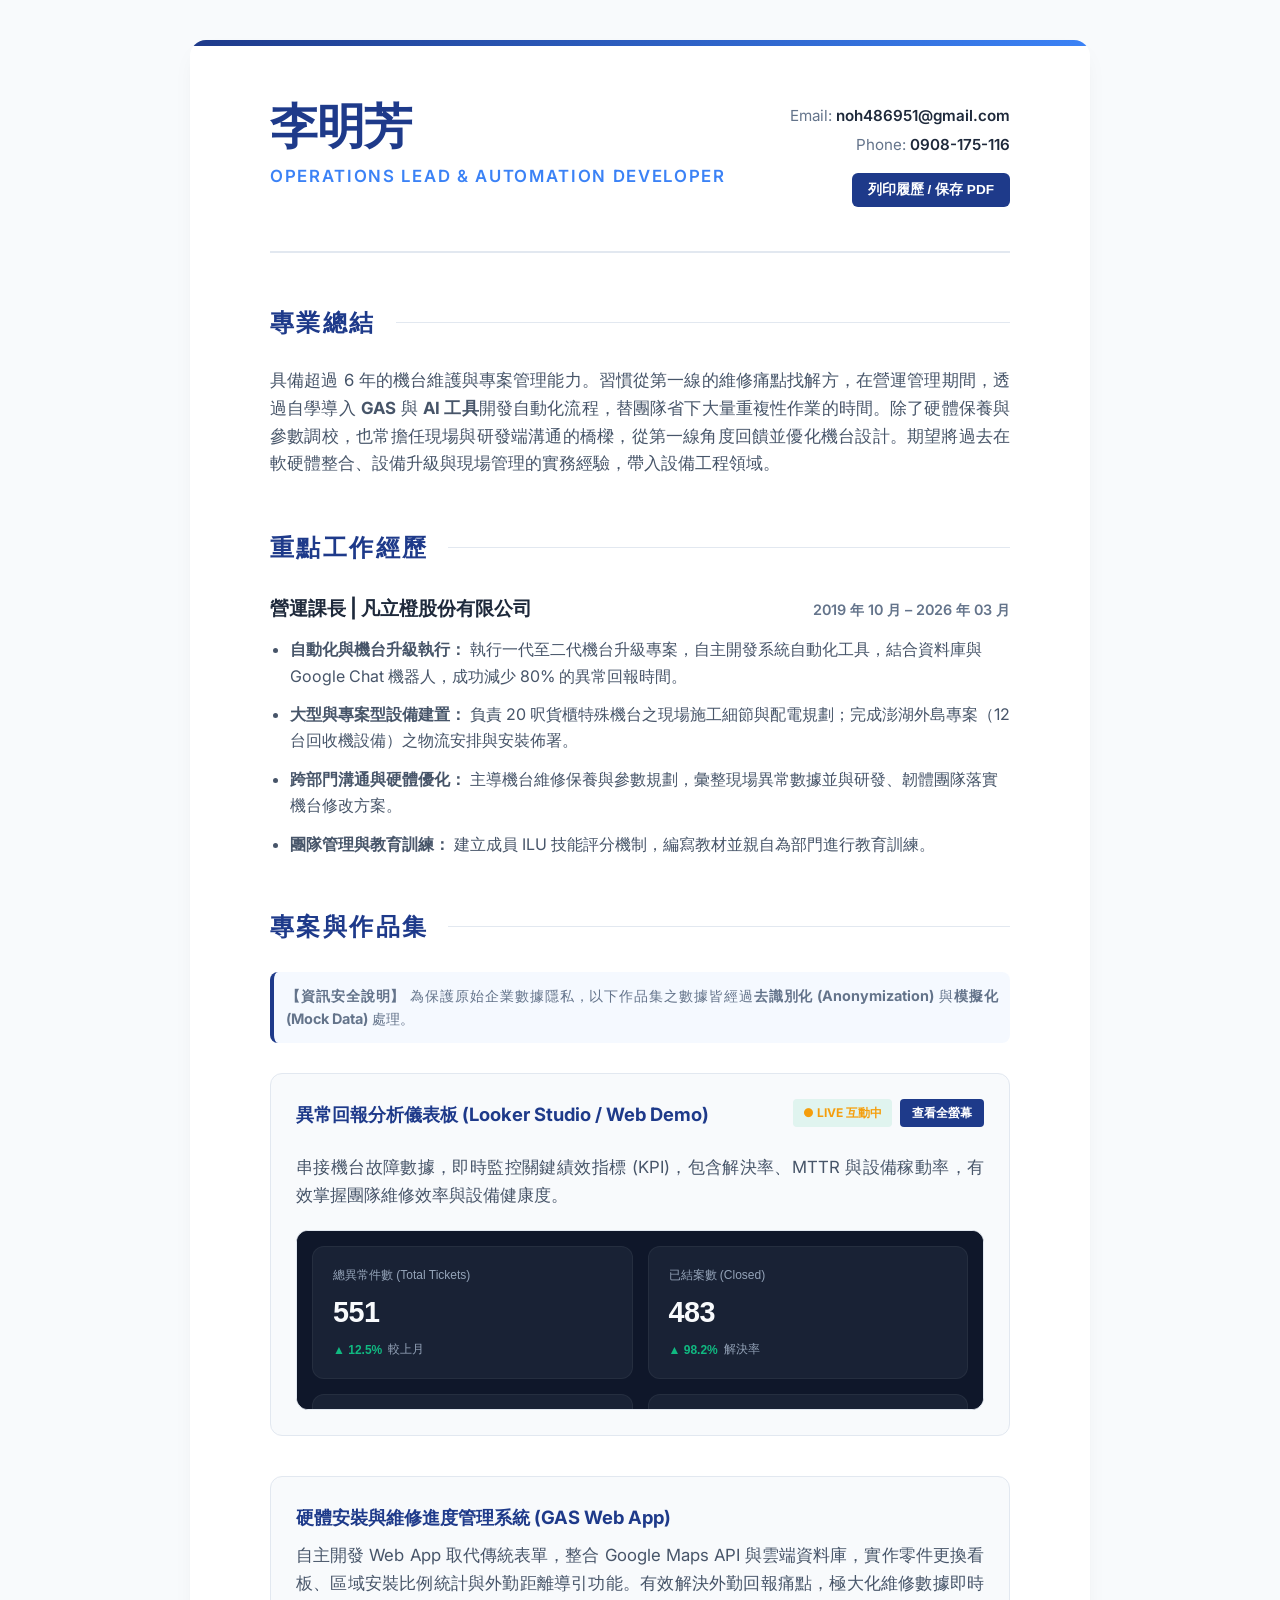
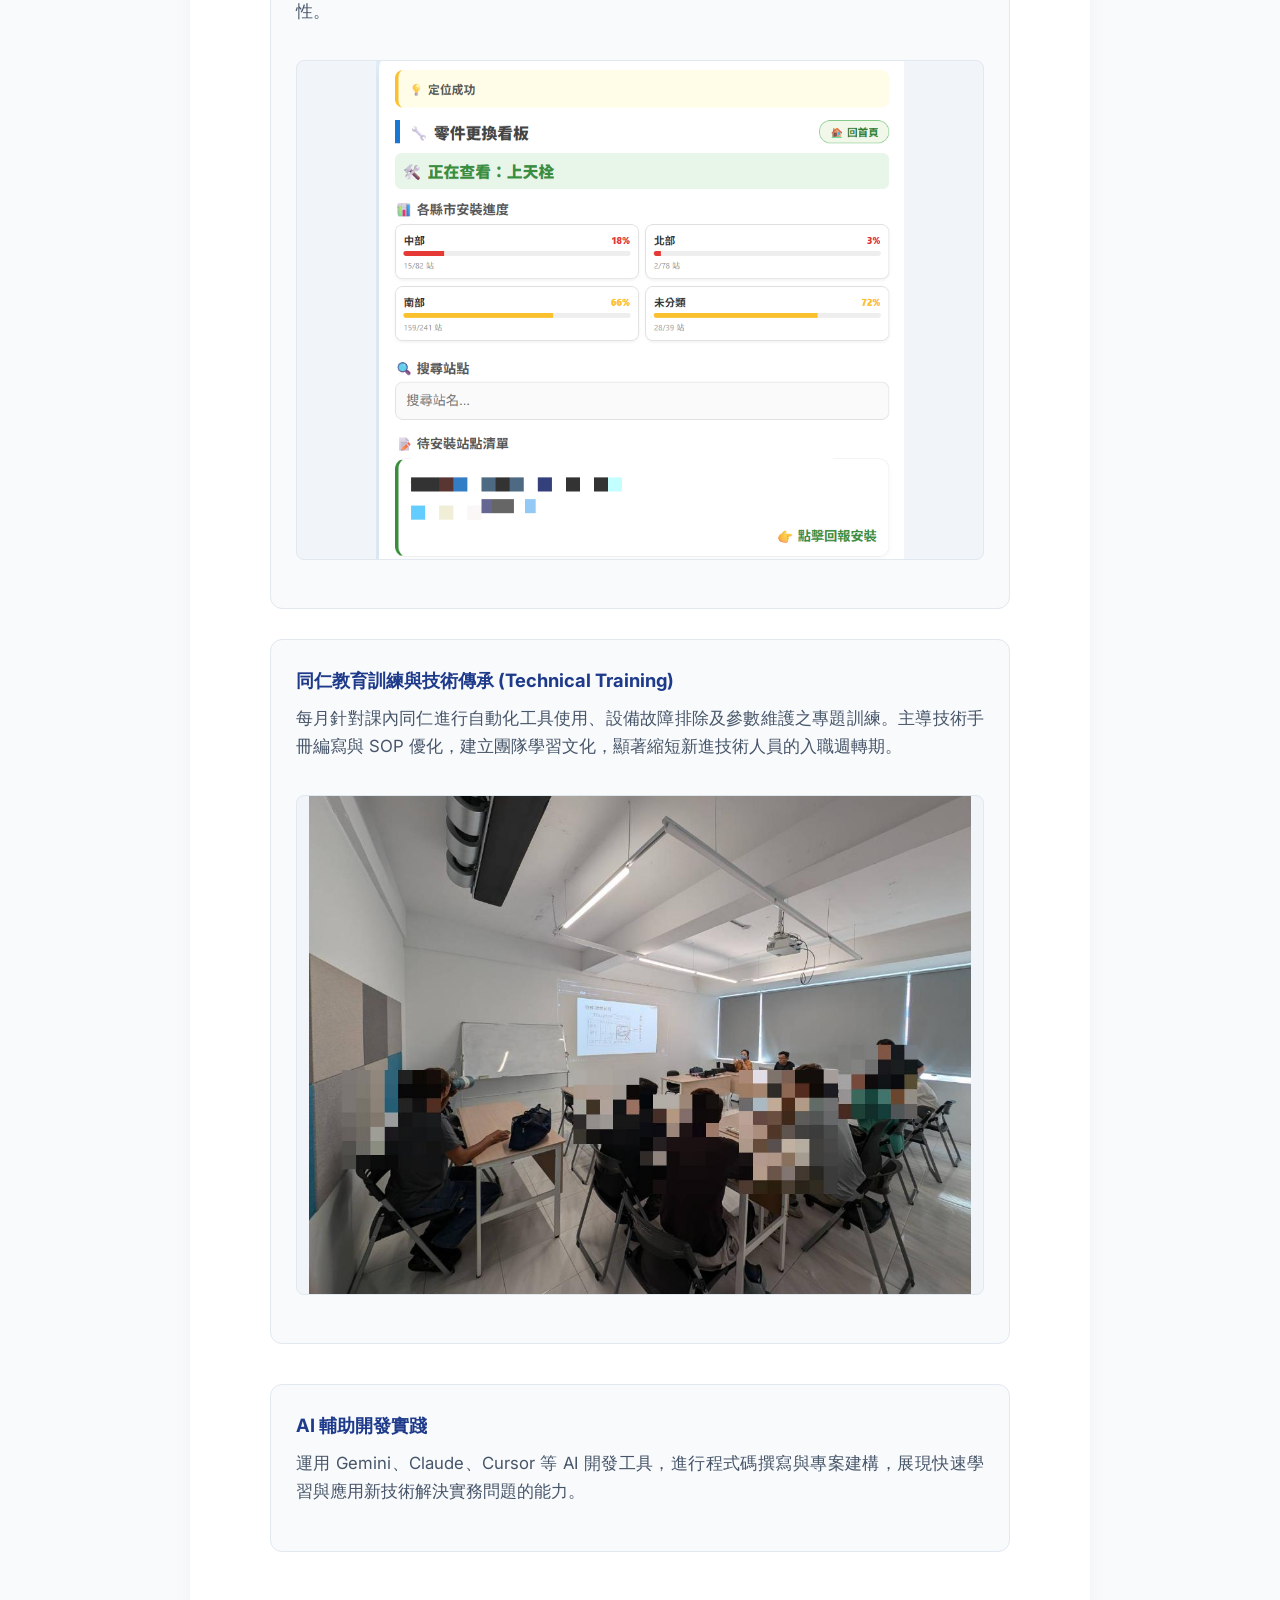
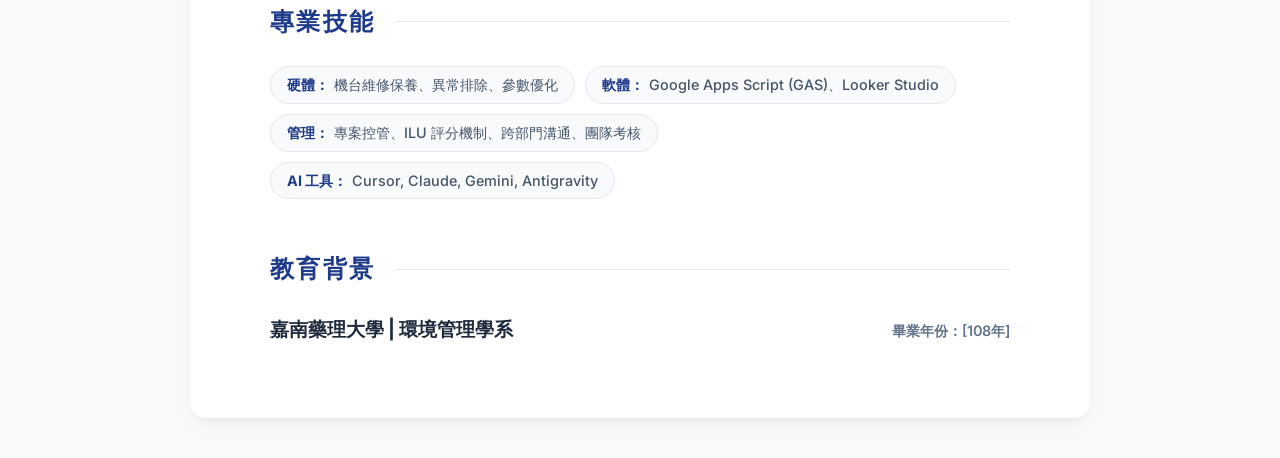
<file: index.html>
<!DOCTYPE html>
<html lang="zh-TW">

<head>
    <meta charset="UTF-8">
    <meta name="viewport" content="width=device-width, initial-scale=1.0">
    <title>李明芳 - 專業個人履歷</title>
    <!-- Google Fonts: Inter -->
    <link rel="preconnect" href="https://fonts.googleapis.com">
    <link rel="preconnect" href="https://fonts.gstatic.com" crossorigin>
    <link href="https://fonts.googleapis.com/css2?family=Inter:wght@400;600;700;800&display=swap" rel="stylesheet">
    <link rel="stylesheet" href="style.css">

    <!-- Meta Descriptions for SEO -->
    <meta name="description" content="李明芳 - 營運課長個人履歷。具備豐富的機台維修、專案管理與自動化開發經驗。擅長 GAS 與 Looker Studio。">
    <meta name="keywords" content="李明芳, 履歷, 營運課長, 半導體設備工程, 自動化, GAS, Looker Studio">
</head>

<body>

    <div class="container" id="resume-root">
        <header>
            <div class="header-main">
                <h1>李明芳</h1>
                <p
                    style="font-weight: 600; color: var(--primary-light); margin-top: 10px; text-transform: uppercase; letter-spacing: 0.1em;">
                    Operations Lead & Automation Developer</p>
            </div>
            <div class="contact-info">
                <div>Email: <span>noh486951@gmail.com</span></div>
                <div>Phone: <span>0908-175-116</span></div>
                <div class="no-print" style="margin-top: 15px;">
                    <button onclick="window.print()"
                        style="padding: 8px 16px; background: var(--primary); color: white; border: none; border-radius: 6px; cursor: pointer; font-weight: 600; font-size: 0.85rem; transition: var(--transition);">
                        列印履歷 / 保存 PDF
                    </button>
                </div>
            </div>
        </header>

        <section id="summary">
            <h2>專業總結</h2>
            <p>具備超過 6 年的機台維護與專案管理能力。習慣從第一線的維修痛點找解方，在營運管理期間，透過自學導入 <strong>GAS</strong> 與 <strong>AI 工具</strong>開發自動化流程，替團隊省下大量重複性作業的時間。除了硬體保養與參數調校，也常擔任現場與研發端溝通的橋樑，從第一線角度回饋並優化機台設計。期望將過去在軟硬體整合、設備升級與現場管理的實務經驗，帶入設備工程領域。</p>
        </section>

        <section id="experience">
            <h2>重點工作經歷</h2>

            <div class="job-item">
                <div class="job-header">
                    <div class="job-title">營運課長 | 凡立橙股份有限公司</div>
                    <div class="job-date">2019 年 10 月 – 2026 年 03 月</div>
                </div>
                <ul>
                    <li><strong>自動化與機台升級執行：</strong> 執行一代至二代機台升級專案，自主開發系統自動化工具，結合資料庫與 Google Chat 機器人，成功減少 80% 的異常回報時間。
                    </li>
                    <li><strong>大型與專案型設備建置：</strong> 負責 20 呎貨櫃特殊機台之現場施工細節與配電規劃；完成澎湖外島專案（12 台回收機設備）之物流安排與安裝佈署。</li>
                    <li><strong>跨部門溝通與硬體優化：</strong> 主導機台維修保養與參數規劃，彙整現場異常數據並與研發、韌體團隊落實機台修改方案。</li>
                    <li><strong>團隊管理與教育訓練：</strong> 建立成員 ILU 技能評分機制，編寫教材並親自為部門進行教育訓練。</li>
                </ul>
            </div>
        </section>

        <section id="portfolio">
            <h2>專案與作品集</h2>

            <p style="font-size: 0.9rem; color: var(--secondary); background: rgba(59, 130, 246, 0.05); padding: 12px; border-radius: 8px; border-left: 4px solid var(--primary); margin-bottom: 30px;">
                <strong>【資訊安全說明】</strong> 為保護原始企業數據隱私，以下作品集之數據皆經過<strong>去識別化 (Anonymization)</strong> 與<strong>模擬化 (Mock Data)</strong> 處理。
            </p>

            <div class="portfolio-grid">
                <div class="portfolio-item">
                    <div style="display: flex; justify-content: space-between; align-items: start; margin-bottom: 15px;">
                        <strong>異常回報分析儀表板 (Looker Studio / Web Demo)</strong>
                        <div style="display: flex; gap: 8px;">
                            <span class="no-print" style="font-size: 0.75rem; color: var(--accent); font-weight: 700; background: rgba(16, 185, 129, 0.1); padding: 4px 10px; border-radius: 4px;">● LIVE 互動中</span>
                            <a href="dashboard.html" target="_blank" class="no-print" style="font-size: 0.75rem; background: var(--primary); color: white; padding: 4px 12px; border-radius: 4px; text-decoration: none; font-weight: 700; transition: var(--transition);">查看全螢幕</a>
                        </div>
                    </div>
                    <p>串接機台故障數據，即時監控關鍵績效指標 (KPI)，包含解決率、MTTR 與設備稼動率，有效掌握團隊維修效率與設備健康度。</p>
                    
                    <div class="dashboard-embed-container" style="width: 100%; height: 180px; background: #0f172a; border-radius: 12px; overflow: hidden; border: 1px solid var(--border);">
                        <iframe src="dashboard_embed.html" style="width: 100%; height: 100%; border: none;"></iframe>
                    </div>
                </div>

                <div class="portfolio-item">
                    <strong>硬體安裝與維修進度管理系統 (GAS Web App)</strong>
                    <p>自主開發 Web App 取代傳統表單，整合 Google Maps API 與雲端資料庫，實作零件更換看板、區域安裝比例統計與外勤距離導引功能。有效解決外勤回報痛點，極大化維修數據即時性。</p>
                    <img src="assets/gas_tools.png" alt="Hardware Installation & Progress Tracker Interface" class="portfolio-image">
                </div>
            </div>

            <div class="portfolio-grid" style="margin-top: 30px;">
                <div class="portfolio-item">
                    <strong>同仁教育訓練與技術傳承 (Technical Training)</strong>
                    <p>每月針對課內同仁進行自動化工具使用、設備故障排除及參數維護之專題訓練。主導技術手冊編寫與 SOP 優化，建立團隊學習文化，顯著縮短新進技術人員的入職週轉期。</p>
                    <img src="assets/training.jpg" alt="Technical Training Session Photo" class="portfolio-image">
                </div>

                <div class="portfolio-item">
                    <strong>AI 輔助開發實踐</strong>
                    <p>運用 Gemini、Claude、Cursor 等 AI 開發工具，進行程式碼撰寫與專案建構，展現快速學習與應用新技術解決實務問題的能力。</p>
                </div>
            </div>
        </section>

        <section id="skills">
            <h2>專業技能</h2>
            <div class="skills-container">
                <div class="skill-tab"><strong>硬體：</strong>機台維修保養、異常排除、參數優化</div>
                <div class="skill-tab"><strong>軟體：</strong>Google Apps Script (GAS)、Looker Studio</div>
                <div class="skill-tab"><strong>管理：</strong>專案控管、ILU 評分機制、跨部門溝通、團隊考核</div>
                <div class="skill-tab"><strong>AI 工具：</strong>Cursor, Claude, Gemini, Antigravity</div>
            </div>
        </section>

        <section id="education">
            <h2>教育背景</h2>
            <div class="job-header">
                <div class="job-title">嘉南藥理大學 | 環境管理學系</div>
                <div class="job-date">畢業年份：[108年]</div>
            </div>
        </section>
    </div>

    <!-- Subtle Micro-interaction script -->
    <script>
        document.querySelectorAll('.portfolio-item').forEach(item => {
            item.addEventListener('mouseenter', () => {
                console.log('Hover on semi-premium item');
            });
        });
    </script>

</body>

</html>
</file>
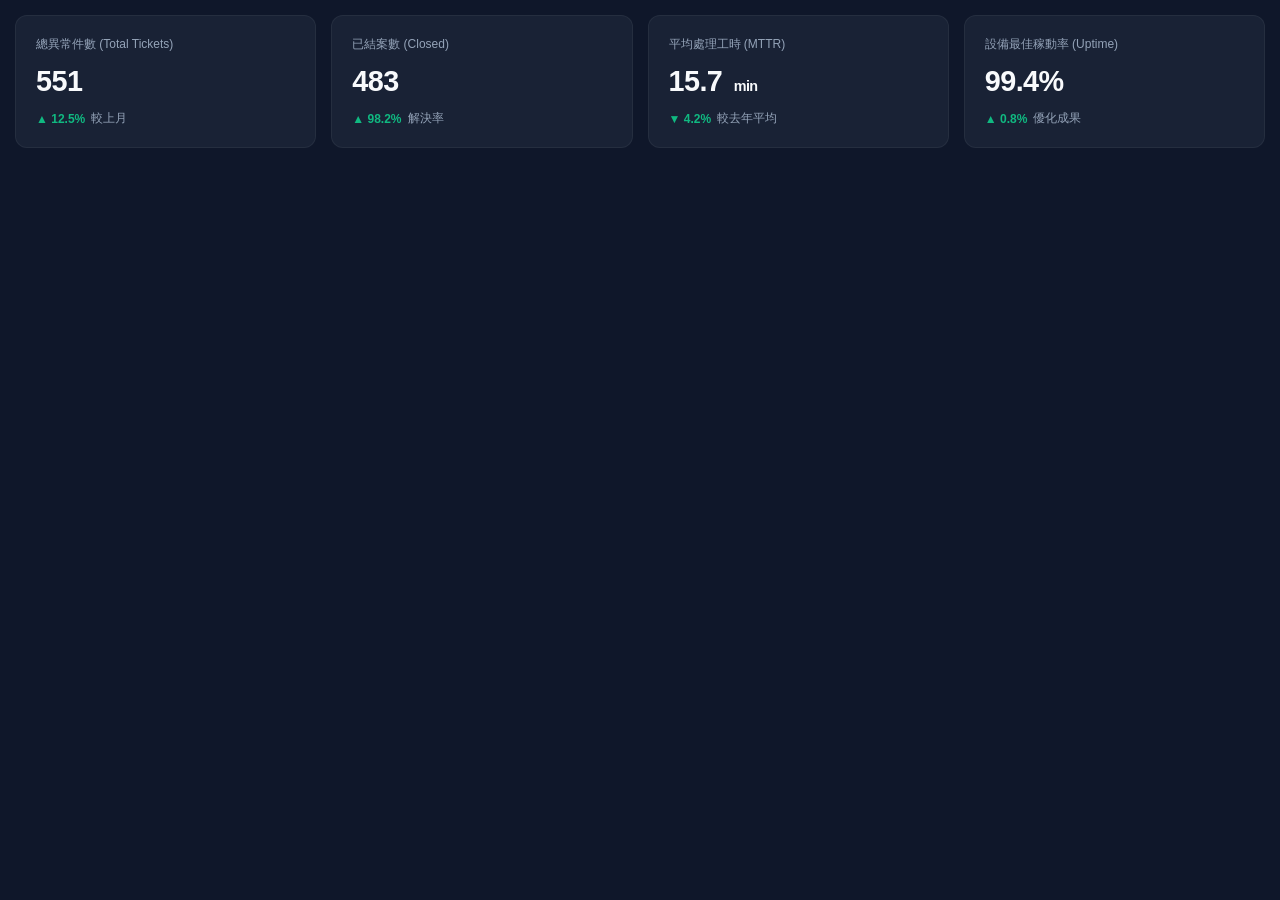
<file: dashboard_embed.html>
<!DOCTYPE html>
<html lang="zh-TW">
<head>
    <meta charset="UTF-8">
    <meta name="viewport" content="width=device-width, initial-scale=1.0">
    <style>
        :root {
            --primary: #3b82f6;
            --accent: #10b981;
            --warning: #f59e0b;
            --danger: #ef4444;
            --text-light: #f8fafc;
            --text-muted: #94a3b8;
            --bg-card: rgba(30, 41, 59, 0.7);
        }
        body { 
            margin: 0; padding: 15px; 
            background-color: #0f172a; 
            font-family: 'Inter', -apple-system, sans-serif; 
            color: var(--text-light);
            overflow: hidden;
        }
        .kpi-grid { 
            display: grid; 
            grid-template-columns: repeat(4, 1fr); 
            gap: 15px; 
        }
        .kpi-card { 
            background: var(--bg-card); 
            border-radius: 12px; 
            padding: 20px; 
            border: 1px solid rgba(255,255,255,0.05);
            display: flex;
            flex-direction: column;
            justify-content: space-between;
        }
        .kpi-label { 
            font-size: 0.75rem; 
            color: var(--text-muted); 
            margin-bottom: 12px; 
            font-weight: 500;
        }
        .kpi-value { 
            font-size: 1.8rem; 
            font-weight: 800; 
            margin-bottom: 12px;
            letter-spacing: -0.02em;
        }
        .kpi-unit { font-size: 0.9rem; font-weight: 600; margin-left: 4px; }
        .kpi-trend { 
            font-size: 0.75rem; 
            font-weight: 600; 
            display: flex;
            align-items: center;
            gap: 4px;
        }
        .trend-up { color: var(--accent); }
        .trend-down { color: var(--accent); } /* Note: In your screenshot, MTTR down is green (good) */
        
        @media (max-width: 1000px) {
            .kpi-grid { grid-template-columns: repeat(2, 1fr); }
        }
        @media (max-width: 500px) {
            .kpi-grid { grid-template-columns: 1fr; }
        }
    </style>
</head>
<body>

<div class="kpi-grid">
    <div class="kpi-card">
        <div class="kpi-label">總異常件數 (Total Tickets)</div>
        <div class="kpi-value">551</div>
        <div class="kpi-trend trend-up">▲ 12.5% <span style="color: var(--text-muted); font-weight: 400; margin-left: 2px;">較上月</span></div>
    </div>
    
    <div class="kpi-card">
        <div class="kpi-label">已結案數 (Closed)</div>
        <div class="kpi-value">483</div>
        <div class="kpi-trend trend-up">▲ 98.2% <span style="color: var(--text-muted); font-weight: 400; margin-left: 2px;">解決率</span></div>
    </div>
    
    <div class="kpi-card">
        <div class="kpi-label">平均處理工時 (MTTR)</div>
        <div class="kpi-value">15.7 <span class="kpi-unit">min</span></div>
        <div class="kpi-trend trend-down">▼ 4.2% <span style="color: var(--text-muted); font-weight: 400; margin-left: 2px;">較去年平均</span></div>
    </div>
    
    <div class="kpi-card">
        <div class="kpi-label">設備最佳稼動率 (Uptime)</div>
        <div class="kpi-value">99.4%</div>
        <div class="kpi-trend trend-up">▲ 0.8% <span style="color: var(--text-muted); font-weight: 400; margin-left: 2px;">優化成果</span></div>
    </div>
</div>

</body>
</html>
</file>
<file: style.css>
/* Professional Color Palette & Tokens */
:root {
    --primary: #1e3a8a;       /* Deep Navy */
    --primary-light: #3b82f6; /* Bright Blue */
    --secondary: #64748b;     /* Slate Gray */
    --accent: #f59e0b;        /* Amber Accent */
    --bg-main: #f8fafc;
    --bg-card: #ffffff;
    --text-main: #1e293b;
    --text-muted: #475569;
    --border: #e2e8f0;
    --shadow: 0 10px 25px -5px rgba(0, 0, 0, 0.05), 0 8px 10px -6px rgba(0, 0, 0, 0.05);
    --transition: all 0.3s cubic-bezier(0.4, 0, 0.2, 1);
}

/* Base Reset */
* {
    box-sizing: border-box;
    margin: 0;
    padding: 0;
}

body {
    font-family: 'Inter', -apple-system, BlinkMacSystemFont, "Segoe UI", Roboto, sans-serif;
    line-height: 1.65;
    color: var(--text-main);
    background-color: var(--bg-main);
    padding: 40px 20px;
    -webkit-font-smoothing: antialiased;
}

/* Print Optimization */
@media print {
    @page { margin: 1.2cm; }
    body { background: white; padding: 0; color: #000; font-size: 0.95rem; }
    .container { box-shadow: none; max-width: 100%; border: none; padding: 0; }
    .container::before { display: none; }
    .no-print { display: none; }
    
    /* Prevent page breaks inside critical elements */
    header, .job-item, .skills-container {
        break-inside: avoid;
        page-break-inside: avoid;
    }
    h2 {
        break-after: avoid;
        page-break-after: avoid;
        margin-top: 25px;
        margin-bottom: 15px;
    }

    /* Fix large blank spaces by adjusting layout sizes */
    .portfolio-grid {
        grid-template-columns: 1fr 1fr; /* 2 columns to save vertical space */
        gap: 20px;
    }
    
    .portfolio-item {
        break-inside: avoid;
        page-break-inside: avoid;
        padding: 15px;
    }
    
    .portfolio-image {
        max-height: 220px;
        margin: 10px 0;
    }
}

.container {
    max-width: 900px;
    margin: 0 auto;
    background-color: var(--bg-card);
    padding: 60px 80px;
    border-radius: 16px;
    box-shadow: var(--shadow);
    position: relative;
    overflow: hidden;
}

/* Premium Header Overlay */
.container::before {
    content: '';
    position: absolute;
    top: 0;
    left: 0;
    width: 100%;
    height: 6px;
    background: linear-gradient(90deg, var(--primary), var(--primary-light));
}

/* Header Section */
header {
    text-align: left;
    margin-bottom: 50px;
    border-bottom: 2px solid var(--border);
    padding-bottom: 40px;
    display: flex;
    justify-content: space-between;
    align-items: flex-end;
}

h1 {
    font-size: 3rem;
    font-weight: 800;
    color: var(--primary);
    letter-spacing: -0.025em;
    line-height: 1.1;
}

.contact-info {
    font-size: 0.95rem;
    color: var(--secondary);
    text-align: right;
}

.contact-info div {
    margin-bottom: 4px;
}

.contact-info span {
    font-weight: 600;
    color: var(--text-main);
}

/* Typography & Sections */
h2 {
    font-size: 1.5rem;
    font-weight: 700;
    color: var(--primary);
    text-transform: uppercase;
    letter-spacing: 0.1em;
    margin-bottom: 25px;
    margin-top: 50px;
    display: flex;
    align-items: center;
}

h2::after {
    content: '';
    flex: 1;
    height: 1px;
    background: var(--border);
    margin-left: 20px;
}

p {
    margin-bottom: 20px;
    color: var(--text-muted);
    font-size: 1.05rem;
    text-align: justify;
}

ul {
    margin-left: 20px;
    margin-bottom: 25px;
    color: var(--text-muted);
}

li {
    margin-bottom: 12px;
    position: relative;
}

/* Job Experience Layout */
.job-item {
    margin-bottom: 35px;
}

.job-header {
    display: flex;
    justify-content: space-between;
    align-items: baseline;
    margin-bottom: 12px;
}

.job-title {
    font-size: 1.2rem;
    font-weight: 700;
    color: var(--text-main);
}

.job-date {
    font-size: 0.9rem;
    font-weight: 600;
    color: var(--secondary);
}

/* Portfolio & Images */
.portfolio-grid {
    display: grid;
    grid-template-columns: 1fr;
    gap: 40px;
}

.portfolio-item {
    background: #f8fafc;
    border-radius: 12px;
    padding: 25px;
    border: 1px solid var(--border);
    transition: var(--transition);
}

.portfolio-item:hover {
    transform: translateY(-4px);
    box-shadow: 0 12px 20px rgba(0,0,0,0.04);
    border-color: var(--primary-light);
}

.portfolio-item strong {
    display: block;
    font-size: 1.15rem;
    color: var(--primary);
    margin-bottom: 10px;
}

.portfolio-image {
    width: 100%;
    height: auto;
    max-height: 500px;
    object-fit: contain;
    border-radius: 8px;
    margin: 15px 0;
    border: 1px solid var(--border);
    background-color: #f1f5f9;
}

/* Skills Badges */
.skills-container {
    display: flex;
    flex-wrap: wrap;
    gap: 10px;
}

.skill-tab {
    background: var(--bg-main);
    border: 1px solid var(--border);
    padding: 6px 16px;
    border-radius: 20px;
    font-size: 0.9rem;
    font-weight: 500;
    color: var(--text-muted);
}

.skill-tab strong {
    color: var(--primary);
    margin-right: 5px;
}

/* Responsive (Mobile) */
@media (max-width: 768px) {
    .container { padding: 40px 30px; }
    header { flex-direction: column; align-items: flex-start; text-align: left; }
    .contact-info { text-align: left; margin-top: 20px; }
    h1 { font-size: 2.5rem; }
    .job-header { flex-direction: column; }
    .job-date { margin-top: 5px; }
}

/* Animations */
@keyframes fadeIn {
    from { opacity: 0; transform: translateY(20px); }
    to { opacity: 1; transform: translateY(0); }
}

.container {
    animation: fadeIn 0.8s ease-out;
}
</file>
